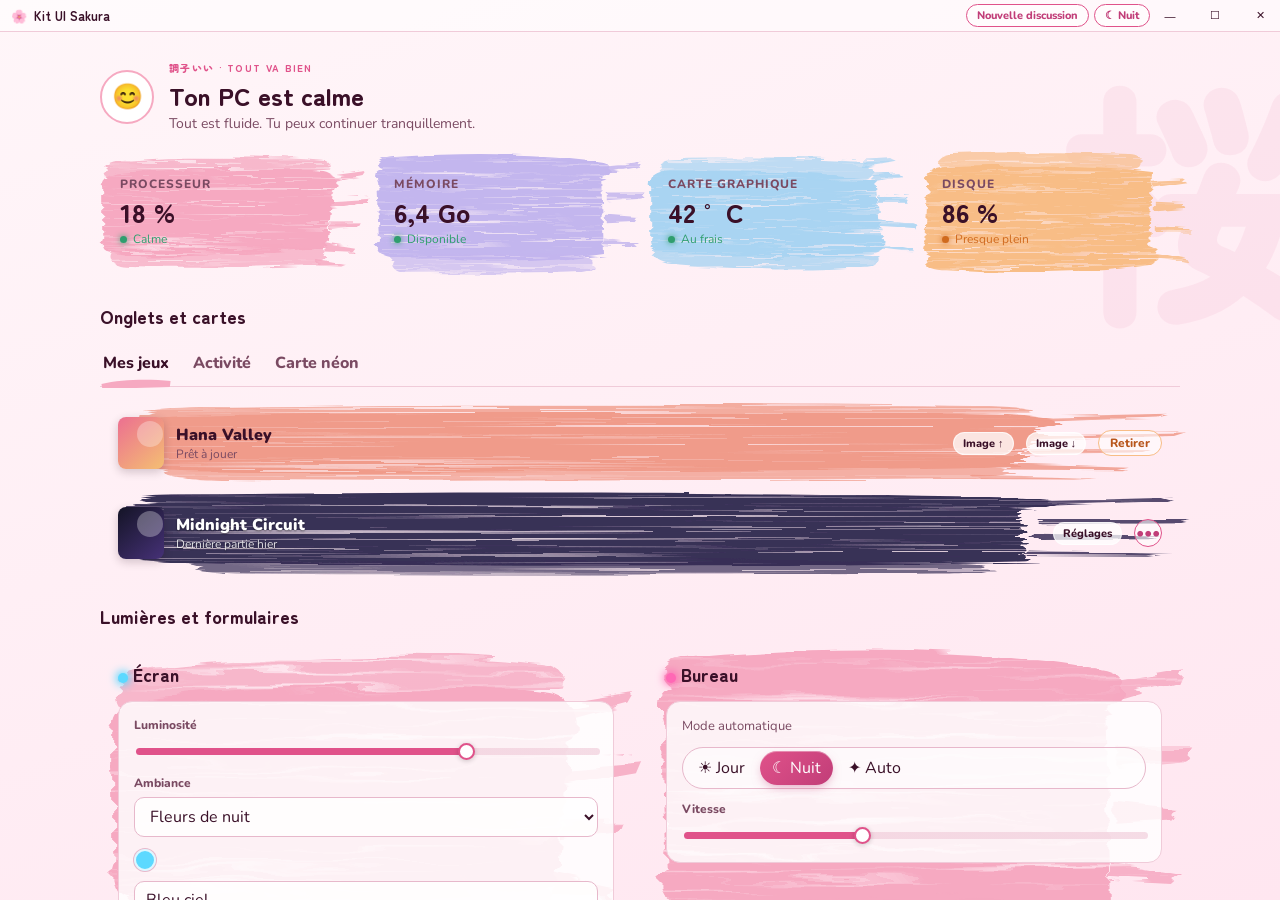
<file: design/ui/demo.html>
<!doctype html>
<html lang="fr" data-theme="day">
<head>
  <meta charset="utf-8">
  <meta name="viewport" content="width=device-width, initial-scale=1">
  <title>Kit UI Sakura — démonstration</title>
  <link rel="stylesheet" href="../tokens.css">
  <link rel="stylesheet" href="sakura.css">
  <style>
    .demo-note { color: var(--sk-muted); font-size: 13px; }
    .demo-games { display: grid; gap: 14px; }
    .demo-game { min-height: 76px; display: flex; align-items: center; gap: 12px; padding: 12px 18px; }
    .demo-cover { width: 46px; height: 52px; border-radius: 8px; box-shadow: 0 3px 10px rgba(30,8,24,.2); }
    .demo-control { display: grid; gap: 6px; }
    .demo-control label { color: var(--sk-label); font-size: 12px; font-weight: 800; }
    .demo-light { padding: 18px; }
    .demo-flex { display: flex; align-items: center; flex-wrap: wrap; gap: 10px; }
    .demo-chat { max-width: 720px; }
    .demo-charts { grid-template-columns: repeat(4, minmax(0, 1fr)); }
    .demo-sidebar-layout { height: 330px; }
    .demo-sidebar-main { padding: 20px; }
    .demo-sidebar-main-head { display: flex; align-items: center; gap: 10px; margin-bottom: 18px; }
    .demo-sidebar-main-head .sk-section-title { margin: 0; }
    @media (max-width: 900px) { .demo-charts { grid-template-columns: repeat(2, minmax(0, 1fr)); } }
    @media (max-width: 520px) { .demo-charts { grid-template-columns: 1fr; } }
  </style>
</head>
<body>
  <div class="sk-window" id="demo-window" data-torii="faint">
    <main class="sk-main">
      <section class="sk-section">
        <div class="sk-verdict">
          <div class="sk-mood" aria-hidden="true">😊</div>
          <div>
            <div class="sk-tag">調子いい · TOUT VA BIEN</div>
            <h1 class="sk-title">Ton PC est calme</h1>
            <p class="sk-sub">Tout est fluide. Tu peux continuer tranquillement.</p>
          </div>
        </div>
        <div class="sk-grid" aria-label="État du PC">
          <article class="sk-stat sk-stat--cpu"><div class="sk-stat-label">Processeur</div><div class="sk-stat-value">18 %</div><div class="sk-stat-state is-ok">Calme</div></article>
          <article class="sk-stat sk-stat--ram"><div class="sk-stat-label">Mémoire</div><div class="sk-stat-value">6,4 Go</div><div class="sk-stat-state is-ok">Disponible</div></article>
          <article class="sk-stat sk-stat--gpu"><div class="sk-stat-label">Carte graphique</div><div class="sk-stat-value">42 °C</div><div class="sk-stat-state is-ok">Au frais</div></article>
          <article class="sk-stat sk-stat--disk"><div class="sk-stat-label">Disque</div><div class="sk-stat-value">86 %</div><div class="sk-stat-state is-warn">Presque plein</div></article>
        </div>
      </section>

      <section class="sk-section" id="tab-demo">
        <h2 class="sk-section-title">Onglets et cartes</h2>
        <div class="sk-tabs" role="tablist">
          <button class="sk-tab is-active" type="button" role="tab" data-tab="jeux">Mes jeux</button>
          <button class="sk-tab" type="button" role="tab" data-tab="activite">Activité</button>
          <button class="sk-tab" type="button" role="tab" data-tab="neon">Carte néon</button>
        </div>
        <div data-panel="jeux">
          <div class="demo-games" id="games">
            <article class="demo-game" data-sk-brush><canvas class="demo-cover" width="46" height="52" data-colors="#ec6f91,#f4bf72" aria-label="Jaquette rose et orange"></canvas><div class="sk-row-main"><div class="sk-row-title">Hana Valley</div><div class="sk-row-sub">Prêt à jouer</div></div><button class="sk-chip" type="button">Image ↑</button><button class="sk-chip" type="button">Image ↓</button><button class="sk-btn sk-btn--danger sk-btn--small" type="button">Retirer</button></article>
            <article class="demo-game" data-sk-brush><canvas class="demo-cover" width="46" height="52" data-colors="#141426,#463177" aria-label="Jaquette sombre violette"></canvas><div class="sk-row-main"><div class="sk-row-title">Midnight Circuit</div><div class="sk-row-sub">Dernière partie hier</div></div><button class="sk-chip" type="button">Réglages</button><button class="sk-btn sk-btn--icon sk-btn--secondary" type="button" aria-label="Plus d’options">•••</button></article>
          </div>
        </div>
        <div data-panel="activite" hidden>
          <div class="sk-card sk-stack">
            <div class="sk-row"><div class="sk-row-icon">⚙</div><div class="sk-row-main"><div class="sk-row-title">Sakura Optimizer</div><div class="sk-row-sub">Processeur · 18 %</div><div class="sk-meter sk-meter--cpu" style="--sk-value:18%"></div></div><div class="sk-row-end">Calme</div></div>
            <div class="sk-row"><div class="sk-row-icon">♟</div><div class="sk-row-main"><div class="sk-row-title">Hana Valley</div><div class="sk-row-sub">Mémoire · 44 %</div><div class="sk-meter sk-meter--ram" style="--sk-value:44%"></div></div><div class="sk-row-end">2,8 Go</div></div>
          </div>
        </div>
        <div data-panel="neon" hidden><div class="sk-card sk-neon" style="--sk-n:var(--sk-gpu)"><strong>Carte néon libre</strong><p class="demo-note">Utilise <code>--sk-n</code> pour choisir sa couleur.</p></div></div>
      </section>

      <section class="sk-section">
        <h2 class="sk-section-title">Lumières et formulaires</h2>
        <div class="sk-grid">
          <article class="demo-light" data-sk-brush="#f6a9c1">
            <h3 class="sk-section-title"><span class="sk-led" style="--sk-c:#5cd9ff"></span> Écran</h3>
            <div class="sk-encart sk-stack">
              <div class="demo-control"><label for="brightness">Luminosité</label><input class="sk-range" id="brightness" type="range" value="72"></div>
              <div class="demo-control"><label for="ambiance">Ambiance</label><select class="sk-select" id="ambiance"><option>Fleurs de nuit</option><option>Matin doux</option></select></div>
              <div class="demo-flex"><span class="sk-swatch" style="--sk-c:#5cd9ff" aria-label="Couleur bleu ciel"></span><input class="sk-input" value="Bleu ciel" aria-label="Nom de la couleur"></div>
            </div>
          </article>
          <article class="demo-light" data-sk-brush="#f6a9c1">
            <h3 class="sk-section-title"><span class="sk-led" style="--sk-c:#ff68b5"></span> Bureau</h3>
            <div class="sk-encart sk-stack">
              <span class="demo-note">Mode automatique</span>
              <div class="sk-seg" aria-label="Choix du mode">
                <button type="button">☀ Jour</button><button type="button" class="is-active">☾ Nuit</button><button type="button">✦ Auto</button>
              </div>
              <div class="demo-control"><label for="speed">Vitesse</label><input class="sk-range" id="speed" type="range" value="38"></div>
            </div>
          </article>
        </div>
      </section>

      <section class="sk-section sk-stack">
        <h2 class="sk-section-title">Conseils, boutons et confirmation</h2>
        <aside class="sk-tip"><div class="sk-tip-body"><div class="sk-tip-title">Un peu de place ferait du bien</div><p>Tu peux libérer 12 Go sans toucher à tes jeux.</p></div><button class="sk-btn sk-btn--secondary sk-btn--small" type="button">Voir comment</button></aside>
        <div class="sk-actions">
          <button class="sk-btn sk-btn--primary" type="button" id="save-button">Optimiser maintenant</button>
          <button class="sk-btn sk-btn--secondary" type="button">Plus tard</button>
          <button class="sk-btn sk-btn--small sk-btn--secondary" type="button">Petit bouton</button>
          <button class="sk-btn sk-btn--danger" type="button" id="confirm-button">Retirer</button>
          <button class="sk-btn sk-btn--icon sk-btn--secondary" type="button" aria-label="Ajouter">＋</button>
          <button class="sk-chip" type="button">Pastille</button>
        </div>
        <div><button class="sk-btn sk-btn--secondary sk-details-toggle" type="button" id="details-button">Détails ▾</button><div class="sk-card sk-details" id="details-panel"><strong>Ce qui est vérifié</strong><p class="demo-note">Les fichiers temporaires, la mémoire disponible et les applications actives.</p></div></div>
      </section>

      <section class="sk-section sk-stack">
        <div class="demo-flex">
          <h2 class="sk-section-title" style="margin:0">Graphes</h2>
          <button class="sk-btn sk-btn--secondary sk-btn--small" type="button" id="new-measure">Nouvelle mesure</button>
        </div>
        <div class="sk-grid demo-charts">
          <article id="chart-cpu"></article>
          <article id="chart-ram"></article>
          <article id="chart-gpu"></article>
          <article id="chart-disk"></article>
        </div>
      </section>

      <section class="sk-section">
        <h2 class="sk-section-title">Colonne latérale</h2>
        <div class="sk-layout demo-sidebar-layout" id="sidebar-demo">
          <aside class="sk-sidebar" aria-label="Conversations d’exemple">
            <div class="sk-sidebar-head">
              <h3 class="sk-sidebar-title">Conversations</h3>
              <button class="sk-btn sk-btn--icon sk-btn--secondary" type="button" aria-label="Nouvelle conversation">＋</button>
            </div>
            <nav class="sk-sidebar-list">
              <button class="sk-sidebar-item is-active" type="button"><span class="sk-sidebar-item-title">Nettoyer mon disque</span><span class="sk-sidebar-item-sub">Il y a 2 minutes</span></button>
              <button class="sk-sidebar-item" type="button"><span class="sk-sidebar-item-title">Mon PC chauffe</span><span class="sk-sidebar-item-sub">Hier</span></button>
              <button class="sk-sidebar-item" type="button"><span class="sk-sidebar-item-title">Choisir un mode lumière</span><span class="sk-sidebar-item-sub">Mardi</span></button>
              <button class="sk-sidebar-item" type="button"><span class="sk-sidebar-item-title">Optimiser Hana Valley</span><span class="sk-sidebar-item-sub">La semaine dernière</span></button>
            </nav>
          </aside>
          <div class="sk-layout-main demo-sidebar-main">
            <div class="demo-sidebar-main-head">
              <button class="sk-btn sk-btn--icon sk-btn--secondary" type="button" id="sidebar-toggle" aria-label="Afficher ou masquer les conversations">☰</button>
              <h3 class="sk-section-title">Nettoyer mon disque</h3>
            </div>
            <div class="sk-chat">
              <div class="sk-msg sk-msg--sakura"><div class="sk-avatar" aria-hidden="true">🌸</div><div><div class="sk-msg-name">Sakura</div><div class="sk-bubble">Je peux t’aider à retrouver de la place sans toucher à tes jeux.</div></div></div>
            </div>
          </div>
        </div>
      </section>

      <section class="sk-section demo-chat">
        <h2 class="sk-section-title">Mini-chat</h2>
        <div class="sk-chat sk-card">
          <div class="sk-msg sk-msg--sakura"><div class="sk-avatar" aria-hidden="true">🌸</div><div><div class="sk-msg-name">Sakura</div><div class="sk-bubble">Bonjour ! Je peux t’aider à rendre ton PC plus calme.</div></div></div>
          <div class="sk-msg sk-msg--me"><div class="sk-bubble">Montre-moi ce que je peux nettoyer.</div></div>
          <div class="sk-msg sk-msg--sakura"><div class="sk-avatar" aria-hidden="true">🌸</div><div><div class="sk-msg-name">Sakura</div><div class="sk-typing" aria-label="Sakura écrit"><i></i><i></i><i></i></div></div></div>
        </div>
        <div class="sk-composer"><input class="sk-input" aria-label="Ton message" placeholder="Écris ton message…"><button class="sk-btn sk-btn--primary" type="button" aria-label="Envoyer le message">↑</button></div>
        <p class="sk-hint">Entrée pour envoyer · Sakura répond en français simple.</p>
      </section>
    </main>
  </div>

  <script src="sakura.js"></script>
  <script>
    (function () {
      const win = document.getElementById("demo-window");
      win.insertBefore(Sakura.titlebar({
        title: "Kit UI Sakura",
        actions: [{ label: "Nouvelle discussion", onClick: function () { Sakura.toast("Nouvelle discussion prête"); } }]
      }), win.firstChild);

      document.querySelectorAll(".demo-cover").forEach(function (canvas, index) {
        const ctx = canvas.getContext("2d");
        const pair = canvas.dataset.colors.split(",");
        const gradient = ctx.createLinearGradient(0, 0, canvas.width, canvas.height);
        gradient.addColorStop(0, pair[0]); gradient.addColorStop(1, pair[1]);
        ctx.fillStyle = gradient; ctx.fillRect(0, 0, canvas.width, canvas.height);
        ctx.fillStyle = "rgba(255,255,255,.3)"; ctx.beginPath(); ctx.arc(32, 17, 13, 0, Math.PI * 2); ctx.fill();
        Sakura.brush(canvas.closest("[data-sk-brush]"), { color: "auto", img: canvas, variant: index });
      });

      Sakura.tabs(document.querySelector(".sk-tabs"));
      Sakura.details(document.getElementById("details-button"), document.getElementById("details-panel"));

      const chartData = {
        cpu: [12, 18, 15, 29, 42, 31, 18],
        ram: [48, 50, 53, 51, 58, 61, 59],
        gpu: [8, 12, 35, 54, 47, 33, 26],
        disk: [4, 7, 6, 18, 12, 9, 14]
      };
      const charts = {
        cpu: Sakura.chart(document.getElementById("chart-cpu"), { values: chartData.cpu, max: 100, kind: "cpu", label: "Processeur", unit: "%", height: 92 }),
        ram: Sakura.chart(document.getElementById("chart-ram"), { values: chartData.ram, max: 100, kind: "ram", label: "Mémoire", unit: "%", height: 92 }),
        gpu: Sakura.chart(document.getElementById("chart-gpu"), { values: chartData.gpu, max: 100, kind: "gpu", label: "Carte graphique", unit: "%", height: 92 }),
        disk: Sakura.chart(document.getElementById("chart-disk"), { values: chartData.disk, max: 100, kind: "disk", label: "Disque", unit: "%", height: 92 })
      };
      document.getElementById("new-measure").addEventListener("click", function () {
        Object.keys(charts).forEach(function (kind) {
          chartData[kind] = chartData[kind].slice(-11).concat(Math.round(5 + Math.random() * (kind === "ram" ? 65 : 80)));
          charts[kind].update(chartData[kind]);
        });
      });
      Sakura.sidebar(document.getElementById("sidebar-demo"), { toggle: document.getElementById("sidebar-toggle") });

      document.querySelectorAll(".sk-seg").forEach(function (seg) {
        seg.addEventListener("click", function (event) {
          if (event.target.tagName !== "BUTTON") return;
          seg.querySelectorAll("button").forEach(function (button) { button.classList.toggle("is-active", button === event.target); });
        });
      });

      document.getElementById("confirm-button").addEventListener("click", async function () {
        const accepted = await Sakura.confirm({ title: "Retirer ce jeu ?", text: "Tes fichiers restent sur le disque.", yes: "Oui, retire-le", no: "Non, laisse" });
        Sakura.toast(accepted ? "Jeu retiré de la liste" : "Rien n’a changé", { kind: accepted ? "ok" : "warn" });
      });

      const bar = Sakura.savebar({
        onSave: function () { bar.hide(); Sakura.toast("Tes réglages sont enregistrés"); },
        onCancel: function () { bar.hide(); Sakura.toast("Modifications annulées", { kind: "warn" }); }
      });
      document.getElementById("save-button").addEventListener("click", function () { bar.show(); });
    }());
  </script>
</body>
</html>
</file>
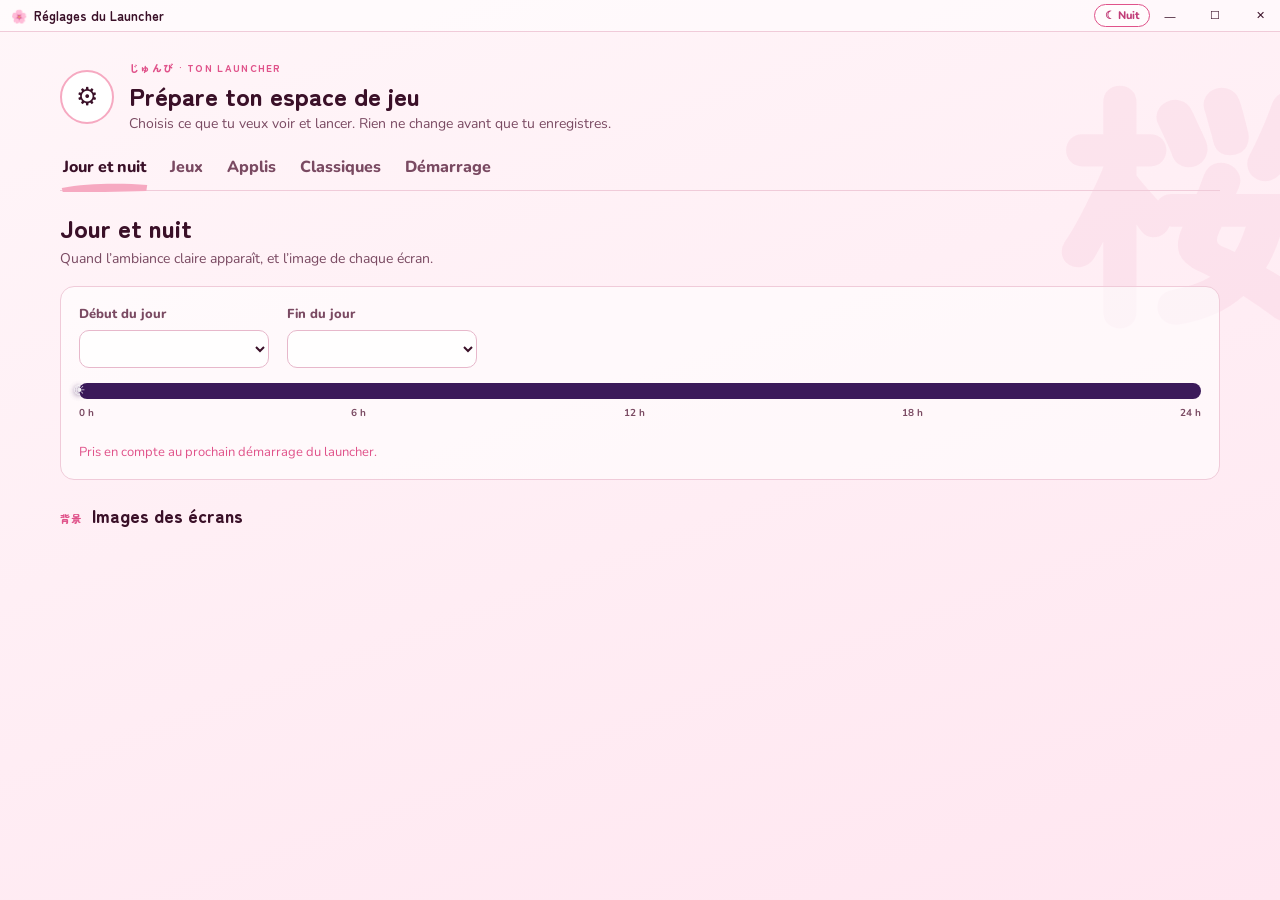
<file: apps/launcher/ui/settings.html>
<!doctype html>
<html lang="fr">
<head>
  <meta charset="utf-8">
  <meta name="viewport" content="width=device-width, initial-scale=1">
  <title>Réglages du Launcher</title>
  <link rel="stylesheet" href="/design/tokens.css">
  <link rel="stylesheet" href="/design/ui/sakura.css">
  <link rel="stylesheet" href="settings.css">
</head>
<body>
  <div class="sk-window" id="settingsWindow" data-torii="faint">
    <main class="sk-main">
      <section class="sk-section settings-shell">
        <div class="sk-verdict settings-intro">
          <div class="sk-mood" aria-hidden="true">⚙</div>
          <div>
            <div class="sk-tag">じゅんび · TON LAUNCHER</div>
            <h1 class="sk-title">Prépare ton espace de jeu</h1>
            <p class="sk-sub">Choisis ce que tu veux voir et lancer. Rien ne change avant que tu enregistres.</p>
          </div>
        </div>

        <nav class="sk-tabs" id="tabs" aria-label="Rubriques" role="tablist">
          <button class="sk-tab is-active" type="button" role="tab" data-tab="daynight">Jour et nuit</button>
          <button class="sk-tab" type="button" role="tab" data-tab="games">Jeux</button>
          <button class="sk-tab" type="button" role="tab" data-tab="apps">Applis</button>
          <button class="sk-tab" type="button" role="tab" data-tab="classic">Classiques</button>
          <button class="sk-tab" type="button" role="tab" data-tab="startup">Démarrage</button>
        </nav>

        <section id="daynight" data-panel="daynight">
          <div class="heading"><div><h2 class="sk-section-title">Jour et nuit</h2><p class="sk-sub">Quand l’ambiance claire apparaît, et l’image de chaque écran.</p></div></div>
          <div class="sk-card hours">
            <div class="hour-controls">
              <label>Début du jour <select class="sk-select" id="dayStart"></select></label>
              <label>Fin du jour <select class="sk-select" id="dayEnd"></select></label>
            </div>
            <div class="day-timeline" aria-label="Répartition du jour et de la nuit sur 24 heures">
              <div class="day-timeline-bar" id="dayTimeline">
                <span class="timeline-icon timeline-sun" aria-hidden="true">☀</span>
                <span class="timeline-icon timeline-moon" aria-hidden="true">☾</span>
              </div>
              <div class="timeline-ticks" aria-hidden="true"><span>0 h</span><span>6 h</span><span>12 h</span><span>18 h</span><span>24 h</span></div>
            </div>
            <p id="hoursSentence" class="explain"></p>
            <p class="note">Pris en compte au prochain démarrage du launcher.</p>
          </div>
          <div class="section-label"><span>背景</span><h3 class="sk-section-title">Images des écrans</h3></div>
          <div id="backgrounds" class="background-grid"></div>
        </section>

        <section id="games" class="list-panel" data-panel="games" hidden></section>
        <section id="apps" class="list-panel" data-panel="apps" hidden></section>
        <section id="classic" class="list-panel" data-panel="classic" hidden></section>

        <section id="startup" data-panel="startup" hidden>
          <div class="heading"><div><h2 class="sk-section-title">Démarrage</h2><p class="sk-sub">Un démarrage calme, sans sons qui se superposent.</p></div></div>
          <div class="two-cols">
            <div class="sk-card startup-card"><h3 class="sk-section-title">Programmes bloqués au démarrage</h3><p class="explain">Si l’un d’eux essaie de s’ouvrir tout seul, le launcher le referme.</p><div id="bootBlock"></div></div>
            <div class="sk-card startup-card"><h3 class="sk-section-title">Musique mise en pause</h3><p class="explain">Quand tu lances un jeu, ces programmes se mettent en pause.</p><div id="pausePlaying"></div></div>
          </div>
          <div class="sk-card music-card"><h3 class="sk-section-title">Programme de musique</h3><p class="explain">Le bouton « Je suis d’humeur musicale » ouvre ce programme.</p><div id="musicEditor"></div></div>
        </section>
      </section>
    </main>
  </div>
  <script src="/design/ui/sakura.js"></script>
  <script src="settings.js"></script>
</body>
</html>
</file>
<file: design/tokens.css>
/* Sakura PC : couleurs et typographie communes à toutes les applis.
   Les applis importent ce fichier ; on ne recopie jamais une couleur en dur ailleurs. */
:root {
  /* jour : sakura en fleur */
  --sakura: #ff5fa8;
  --sakura-deep: #e0236f;
  --sakura-pale: #ffd3e6;
  --cream: #fff4f8;
  --ink: #3a1028;

  /* nuit : néon */
  --neon-pink: #ff0f9b;
  --neon-blue: #0a3cff;
  --neon-cyan: #7fd8ff;
  --night: #140818;
  --night-2: #1a0b1f;

  /* typo */
  --font-title: "Zen Maru Gothic", "Yu Gothic UI", sans-serif;
  --font-body: "Nunito", "Segoe UI", sans-serif;
  --font-jp: "Zen Maru Gothic", "Yu Gothic UI", sans-serif;

  --radius: 18px;

  /* Kit UI Sakura : valeurs semantiques validees (jour par defaut). */
  --sk-bg: linear-gradient(160deg, #fff6f9, #ffe6f0);
  --sk-text: #3a1028;
  --sk-muted: #7a4a62;
  --sk-label: #7a4a62;
  --sk-accent: #e0528a;
  --sk-accent-soft: #f6a9c1;
  --sk-line: #f0cbd9;
  --sk-control-border: #e7b8cb;
  --sk-cpu: #f6a9c1;
  --sk-ram: #c3b6ee;
  --sk-gpu: #a9d4f2;
  --sk-disk: #f8bd86;
  --sk-ok: #2f9e6e;
  --sk-warn: #d06a1e;
  --sk-primary: linear-gradient(135deg, #e0528a, #c13d78);
  --sk-primary-shadow: 0 4px 12px -4px rgba(193, 61, 120, .6), inset 0 1px 0 rgba(255, 255, 255, .35);
  --sk-primary-text: #fff;
  --sk-secondary-bg: rgba(255, 255, 255, .6);
  --sk-secondary-border: #e0528a;
  --sk-secondary-text: #c13d78;
  --sk-surface: rgba(255, 255, 255, .62);
  --sk-surface-strong: rgba(255, 255, 255, .84);
  --sk-glass-border: #f0cbd9;
  --sk-tip-bg: rgba(255, 255, 255, .7);
  --sk-tip-border: #f6d3b4;
  --sk-tip-edge: #f0a35e;
  --sk-danger: #b8561c;
  --sk-danger-border: #f8bd86;
  --sk-cover-dark: #c9c3e6;
  --sk-decor-watermark: #e0528a;
  --sk-decor-petal: #f6a9c1;
  --sk-decor-star: #ffffff;
  --sk-mood-bg: #ffffff;
  --sk-mood-border: #f6a9c1;
  --sk-tab-mark: #f6a9c1;
  --sk-chat-bubble: rgba(255, 255, 255, .82);
  --sk-range-start: #e0528a;
  --sk-range-end: #e0528a;
  --sk-neon-base: #14061e;
  --sk-window-close: #e81123;
  --sk-radius: 14px;
}

html[data-theme="night"] {
  --sk-bg: radial-gradient(circle at 88% 8%, rgba(167, 123, 255, .28), transparent 45%), radial-gradient(circle at 92% 98%, rgba(255, 47, 166, .3), transparent 45%), linear-gradient(160deg, #12061a, #24093a);
  --sk-text: #fff;
  --sk-muted: #f1d9e8;
  --sk-label: #e3c6ef;
  --sk-accent: #ff2fa6;
  --sk-accent-soft: #ff5cbb;
  --sk-line: #4a1d57;
  --sk-control-border: rgba(255, 255, 255, .18);
  --sk-cpu: #ff2fa6;
  --sk-ram: #a77bff;
  --sk-gpu: #3fc8ff;
  --sk-disk: #ff9a3c;
  --sk-ok: #7dffcb;
  --sk-warn: #ffbe7a;
  --sk-primary: linear-gradient(135deg, #ff2fa6, #a03cff);
  --sk-primary-shadow: 0 0 14px rgba(255, 47, 166, .6), inset 0 1px 0 rgba(255, 255, 255, .35);
  --sk-secondary-bg: rgba(255, 255, 255, .07);
  --sk-secondary-border: #ff5cbb;
  --sk-secondary-text: #fff;
  --sk-surface: rgba(255, 255, 255, .07);
  --sk-surface-strong: rgba(255, 255, 255, .1);
  --sk-glass-border: rgba(255, 255, 255, .14);
  --sk-tip-bg: rgba(255, 154, 60, .08);
  --sk-tip-border: rgba(255, 154, 60, .35);
  --sk-tip-edge: #ff9a3c;
  --sk-danger: #ffbe7a;
  --sk-danger-border: #ff9a3c;
  --sk-decor-watermark: #ff2fa6;
  --sk-decor-petal: #ff2fa6;
  --sk-mood-bg: #12061a;
  --sk-mood-border: #ff2fa6;
  --sk-tab-mark: #ff2fa6;
  --sk-chat-bubble: rgba(255, 255, 255, .07);
  --sk-range-start: #ff2fa6;
  --sk-range-end: #c86bff;
}
</file>
<file: design/ui/sakura.css>
@import url("https://fonts.googleapis.com/css2?family=Nunito:wght@400;600;700;800&family=Zen+Maru+Gothic:wght@500;700;900&display=swap");

/* Base et themes --------------------------------------------------------- */
*, *::before, *::after { box-sizing: border-box; }
html, body { width: 100%; min-height: 100%; margin: 0; }
body { font-family: "Nunito", "Segoe UI", sans-serif; color: var(--sk-text); }
button, input, select { font: inherit; }
button { color: inherit; }

.sk-window {
  position: relative; width: 100%; min-height: 100vh; overflow: hidden;
  background: var(--sk-bg); color: var(--sk-text); isolation: isolate;
}
.sk-window > :not(.sk-decor):not(.sk-titlebar) { position: relative; z-index: 1; }
.sk-main { height: calc(100vh - 32px); overflow: auto; padding: 28px clamp(18px, 4vw, 56px) 92px; }
.sk-section { max-width: 1080px; margin: 0 auto 32px; }
.sk-section-title { margin: 0 0 14px; font: 900 18px var(--font-title, "Zen Maru Gothic", "Yu Gothic UI", sans-serif); }
.sk-grid { display: grid; grid-template-columns: repeat(auto-fit, minmax(210px, 1fr)); gap: 16px; }
.sk-stack { display: grid; gap: 12px; }

/* Decor ----------------------------------------------------------------- */
.sk-decor { position: absolute; inset: 32px 0 0; z-index: 0; overflow: hidden; pointer-events: none; }
.sk-watermark { position: absolute; right: -12px; top: 5%; writing-mode: vertical-rl; font: 900 clamp(110px, 22vw, 260px)/.8 var(--font-jp); color: var(--sk-decor-watermark); opacity: .07; }
html[data-theme="night"] .sk-watermark { color: transparent; -webkit-text-stroke: 2px var(--sk-decor-watermark); opacity: .26; filter: drop-shadow(0 0 8px var(--sk-decor-watermark)); }
.sk-petal { position: absolute; width: 18px; height: 11px; background: var(--sk-decor-petal); opacity: .5; border-radius: 90% 15% 90% 15%; animation: sk-fall 13s linear infinite; }
.sk-petal--1 { left: 17%; top: -20px; }
.sk-petal--2 { left: 67%; top: -40px; animation-delay: -6s; animation-duration: 17s; }
html[data-theme="night"] .sk-petal { opacity: .8; box-shadow: 0 0 9px var(--sk-decor-petal); }
.sk-star { display: none; position: absolute; width: 3px; height: 3px; border-radius: 50%; background: var(--sk-decor-star); box-shadow: 0 0 7px var(--sk-accent-soft); animation: sk-twinkle 2.8s ease-in-out infinite; }
html[data-theme="night"] .sk-star { display: block; }
.sk-star:nth-of-type(4) { left: 12%; top: 20%; }.sk-star:nth-of-type(5) { left: 37%; top: 12%; animation-delay: -.7s; }
.sk-star:nth-of-type(6) { left: 55%; top: 34%; animation-delay: -1.4s; }.sk-star:nth-of-type(7) { left: 77%; top: 16%; animation-delay: -2s; }.sk-star:nth-of-type(8) { left: 88%; top: 47%; animation-delay: -1s; }
.sk-torii { display: none; position: absolute; right: 2%; bottom: -15px; width: min(30vw, 260px); opacity: .8; }
.sk-torii.is-faint { opacity: .45; }
html[data-theme="night"] .sk-torii { display: block; }
@keyframes sk-fall { to { transform: translate(18vw, 105vh) rotate(520deg); } }
@keyframes sk-twinkle { 50% { opacity: .2; transform: scale(.5); } }

/* Barre de titre -------------------------------------------------------- */
.sk-titlebar { position: relative; z-index: 20; height: 32px; display: flex; align-items: center; border-bottom: 1px solid var(--sk-line); background: color-mix(in srgb, var(--sk-surface) 78%, transparent); user-select: none; }
.sk-titlebar-drag { height: 100%; min-width: 120px; flex: 1; display: flex; align-items: center; gap: 7px; padding-left: 11px; font: 700 13px var(--font-title); }
.sk-titlebar-actions, .sk-window-controls { height: 100%; display: flex; align-items: center; gap: 5px; }
.sk-titlebar-actions .sk-btn { padding: 3px 10px; font-size: 11px; }
.sk-winbtn { width: 40px; height: 32px; padding: 0; border: 0; background: transparent; font: 11px "Segoe UI", sans-serif; cursor: pointer; }
.sk-winbtn:hover { background: rgba(127, 100, 120, .16); }
.sk-winbtn--close:hover { color: var(--sk-primary-text); background: var(--sk-window-close); }

/* Verdict --------------------------------------------------------------- */
.sk-verdict { display: flex; align-items: center; gap: 15px; margin-bottom: 22px; }
.sk-mood { flex: 0 0 54px; width: 54px; height: 54px; display: grid; place-items: center; border-radius: 50%; background: var(--sk-mood-bg); border: 2px solid var(--sk-mood-border); font-size: 25px; }
html[data-theme="night"] .sk-mood { box-shadow: 0 0 10px var(--sk-mood-border); }
.sk-tag { color: var(--sk-accent); font: 800 10px var(--font-title); letter-spacing: .13em; text-transform: uppercase; }
.sk-title { margin: 2px 0 1px; font: 900 clamp(21px, 3vw, 25px) var(--font-title); }
html[data-theme="night"] .sk-title { text-shadow: 0 0 12px rgba(255,47,166,.7); }
.sk-sub { margin: 0; color: var(--sk-muted); font-size: 14px; }

/* Cartes, indicateurs et pinceaux -------------------------------------- */
.sk-card, .sk-row, .sk-encart { background: var(--sk-surface); border: 1px solid var(--sk-glass-border); border-radius: var(--sk-radius); }
.sk-card { padding: 18px; }
.sk-neon, html[data-theme="night"] .sk-stat, html[data-theme="night"] [data-sk-brush] {
  --sk-n: var(--sk-accent); border: 2px solid var(--sk-n); border-radius: 18px;
  box-shadow: 0 0 8px var(--sk-n), 0 0 22px -6px var(--sk-n), inset 0 0 14px -6px var(--sk-n);
  background: linear-gradient(150deg, color-mix(in srgb, var(--sk-n) 26%, var(--sk-neon-base)), color-mix(in srgb, var(--sk-n) 6%, var(--sk-neon-base)));
}
.sk-stat { --sk-c: var(--sk-accent-soft); --sk-n: var(--sk-accent); position: relative; min-height: 116px; padding: 21px 20px; overflow: visible; }
.sk-stat--cpu { --sk-c: var(--sk-cpu); --sk-n: var(--sk-cpu); }.sk-stat--ram { --sk-c: var(--sk-ram); --sk-n: var(--sk-ram); }
.sk-stat--gpu { --sk-c: var(--sk-gpu); --sk-n: var(--sk-gpu); }.sk-stat--disk { --sk-c: var(--sk-disk); --sk-n: var(--sk-disk); }
.sk-stat-label { position: relative; z-index: 1; color: var(--sk-label); font-size: 12px; font-weight: 800; text-transform: uppercase; letter-spacing: .08em; }
.sk-stat-value { position: relative; z-index: 1; font: 900 27px var(--font-title); }
.sk-stat-state { position: relative; z-index: 1; display: flex; align-items: center; gap: 6px; color: var(--sk-muted); font-size: 12px; }
.sk-stat-state::before { content: ""; width: 7px; height: 7px; border-radius: 50%; background: currentColor; box-shadow: 0 0 6px currentColor; }
.sk-stat-state.is-ok { color: var(--sk-ok); }.sk-stat-state.is-warn { color: var(--sk-warn); }
.sk-brush { position: absolute; inset: -6px -14px -6px -8px; width: calc(100% + 22px); height: calc(100% + 12px); overflow: visible; z-index: 0; pointer-events: none; }
html[data-theme="night"] .sk-brush { display: none; }
[data-sk-brush] { position: relative; }
[data-sk-brush] > :not(.sk-brush), .sk-stat > :not(.sk-brush) { position: relative; z-index: 1; }
[data-sk-brush].is-dark { color: #fff; text-shadow: 0 1px 2px rgba(0,0,0,.45); }
[data-sk-brush].is-dark .sk-row-sub, [data-sk-brush].is-dark .sk-stat-label { color: rgba(255,255,255,.85); }
html[data-theme="night"] [data-sk-brush].is-dark { --sk-n: var(--sk-cover-dark) !important; }

/* Navigation et actions ------------------------------------------------- */
.sk-tabs { display: flex; gap: 18px; border-bottom: 1px solid var(--sk-line); margin-bottom: 18px; }
.sk-tab { position: relative; border: 0; padding: 9px 3px 12px; background: transparent; color: var(--sk-muted); cursor: pointer; font-weight: 800; }
.sk-tab.is-active { color: var(--sk-text); }
.sk-tab.is-active::after { content: ""; position: absolute; left: 0; right: 0; bottom: -3px; height: 12px; background: var(--sk-tab-mark); -webkit-mask: url("data:image/svg+xml,%3Csvg xmlns='http://www.w3.org/2000/svg' viewBox='0 0 100 12' preserveAspectRatio='none'%3E%3Cfilter id='n'%3E%3CfeTurbulence baseFrequency='.04 .4' numOctaves='1' seed='8' result='t'/%3E%3CfeDisplacementMap in='SourceGraphic' in2='t' scale='2'/%3E%3C/filter%3E%3Cpath filter='url(%23n)' d='M2,7 C30,2 70,2 98,4 L97,10 C70,11 30,11 3,11 Z' fill='black'/%3E%3C/svg%3E") center/100% 100% no-repeat; mask: url("data:image/svg+xml,%3Csvg xmlns='http://www.w3.org/2000/svg' viewBox='0 0 100 12' preserveAspectRatio='none'%3E%3Cpath d='M2,7 C30,2 70,2 98,4 L97,10 C70,11 30,11 3,11 Z' fill='black'/%3E%3C/svg%3E") center/100% 100% no-repeat; }
html[data-theme="night"] .sk-tab.is-active::after { bottom: -2px; height: 3px; border-radius: 3px; box-shadow: 0 0 8px var(--sk-tab-mark); -webkit-mask: none; mask: none; }
[data-panel][hidden] { display: none !important; }
.sk-actions { display: flex; flex-wrap: wrap; justify-content: flex-start; align-items: center; gap: 9px; }
.sk-btn { border: 1.5px solid transparent; border-radius: 999px; padding: 8px 17px; background: transparent; cursor: pointer; font-weight: 800; transition: transform .16s, filter .16s, box-shadow .16s; }
.sk-btn:hover { transform: translateY(-1px); filter: brightness(1.06); }.sk-btn:active { transform: translateY(0); }
.sk-btn:focus-visible, .sk-tab:focus-visible, .sk-winbtn:focus-visible, .sk-sidebar-item:focus-visible, input:focus-visible, select:focus-visible { outline: 3px solid color-mix(in srgb, var(--sk-accent) 48%, transparent); outline-offset: 2px; }
.sk-btn--primary { color: var(--sk-primary-text); background: var(--sk-primary); box-shadow: var(--sk-primary-shadow); }
.sk-btn--secondary { color: var(--sk-secondary-text); background: var(--sk-secondary-bg); border-color: var(--sk-secondary-border); }
html[data-theme="night"] .sk-btn--secondary { box-shadow: 0 0 8px -2px var(--sk-accent); }
.sk-btn--small { padding: 4px 11px; font-size: 12px; }.sk-btn--danger { color: var(--sk-danger); border-color: var(--sk-danger-border); background: var(--sk-secondary-bg); }
html[data-theme="night"] .sk-btn--danger { box-shadow: 0 0 8px -3px var(--sk-danger-border); }
.sk-btn--icon { width: 28px; height: 28px; display: inline-grid; place-items: center; padding: 0; border-radius: 50%; }
.sk-chip { border: 1px solid rgba(255,255,255,.7); border-radius: 999px; padding: 3px 9px; background: rgba(255,255,255,.74); color: #3a1028; cursor: pointer; font-size: 11px; font-weight: 800; }

/* Listes, barres et conseils ------------------------------------------- */
.sk-row { display: flex; align-items: center; gap: 12px; padding: 12px 14px; }
.sk-row-icon { flex: 0 0 38px; width: 38px; height: 38px; display: grid; place-items: center; border-radius: 10px; background: var(--sk-surface-strong); }
.sk-row-main { min-width: 0; flex: 1; }.sk-row-title { font-weight: 900; }.sk-row-sub { color: var(--sk-muted); font-size: 12px; }.sk-row-end { margin-left: auto; }
.sk-meter { --sk-c: var(--sk-accent); height: 7px; overflow: hidden; border-radius: 999px; background: color-mix(in srgb, var(--sk-line) 70%, transparent); }
.sk-meter::before { content: ""; display: block; width: var(--sk-value, 50%); height: 100%; border-radius: inherit; background: var(--sk-c); }
.sk-meter--cpu { --sk-c: var(--sk-cpu); }.sk-meter--ram { --sk-c: var(--sk-ram); }
html[data-theme="night"] .sk-meter::before { box-shadow: 0 0 8px var(--sk-c); }
.sk-tip { display: flex; align-items: center; gap: 16px; padding: 14px 16px; border: 1px solid var(--sk-tip-border); border-left: 4px solid var(--sk-tip-edge); border-radius: 12px; background: var(--sk-tip-bg); }
html[data-theme="night"] .sk-tip { border-left-width: 3px; box-shadow: -3px 0 10px -3px #ff9a3c; }
.sk-tip-body { min-width: 0; flex: 1; }.sk-tip-title { font-weight: 900; }.sk-tip p { margin: 2px 0 0; color: var(--sk-muted); font-size: 13px; }

/* Details, dialogue, barre et toast ------------------------------------ */
.sk-details-toggle { margin-top: 12px; }.sk-details { margin-top: 10px; }.sk-details[hidden] { display: none; }
.sk-modal { position: fixed; inset: 0; z-index: 1000; display: grid; place-items: center; padding: 20px; background: rgba(24,6,28,.42); backdrop-filter: blur(7px); }
.sk-confirm { width: min(480px, 100%); }.sk-confirm .sk-actions { margin-top: 14px; }
.sk-savebar { position: fixed; z-index: 50; left: 0; right: 0; bottom: 0; display: flex; align-items: center; gap: 10px; padding: 10px clamp(18px,4vw,56px); background: color-mix(in srgb, var(--sk-surface-strong) 90%, transparent); border-top: 1px solid var(--sk-line); backdrop-filter: blur(14px); transform: translateY(110%); transition: transform .22s; }
.sk-savebar.is-visible { transform: translateY(0); }.sk-savebar-message { margin-left: auto; color: var(--sk-muted); font-size: 12px; }.sk-savebar-dot { display: inline-block; width: 8px; height: 8px; margin-left: 6px; border-radius: 50%; background: var(--sk-tip-edge); box-shadow: 0 0 7px var(--sk-tip-edge); }
.sk-toast-zone { position: fixed; z-index: 1200; left: 50%; bottom: 24px; transform: translateX(-50%); display: grid; gap: 8px; }
.sk-toast { min-width: 190px; padding: 10px 16px; border: 1px solid var(--sk-glass-border); border-radius: 999px; background: color-mix(in srgb, var(--sk-surface-strong) 92%, #12061a 8%); box-shadow: 0 8px 28px rgba(31,8,25,.2); text-align: center; animation: sk-toast-in .2s both; }
.sk-toast.is-ok { border-color: var(--sk-ok); }.sk-toast.is-warn { border-color: var(--sk-warn); }
@keyframes sk-toast-in { from { opacity: 0; transform: translateY(10px); } }

/* Formulaires ----------------------------------------------------------- */
.sk-input, .sk-select { width: 100%; min-height: 38px; border: 1px solid var(--sk-control-border); border-radius: 10px; padding: 7px 11px; color: var(--sk-text); background: var(--sk-surface-strong); }
html[data-theme="night"] .sk-select option { color: #3a1028; }
.sk-range { --sk-progress: 50%; width: 100%; height: 20px; appearance: none; background: transparent; }
.sk-range::-webkit-slider-runnable-track { height: 7px; border-radius: 999px; background: linear-gradient(to right, var(--sk-accent) 0 var(--sk-progress), color-mix(in srgb, var(--sk-line) 65%, transparent) var(--sk-progress)); }
html[data-theme="night"] .sk-range::-webkit-slider-runnable-track { background: linear-gradient(to right, var(--sk-range-start) 0, var(--sk-range-end) var(--sk-progress), var(--sk-glass-border) var(--sk-progress)); box-shadow: 0 0 7px color-mix(in srgb, var(--sk-accent) 45%, transparent); }
.sk-range::-webkit-slider-thumb { appearance: none; width: 17px; height: 17px; margin-top: -5px; border: 2px solid var(--sk-accent); border-radius: 50%; background: #fff; box-shadow: 0 1px 5px rgba(0,0,0,.2); }
.sk-swatch, .sk-led { --sk-c: var(--sk-accent); display: inline-block; width: 22px; height: 22px; border-radius: 50%; background: var(--sk-c); vertical-align: middle; }
.sk-swatch { border: 2px solid rgba(255,255,255,.8); box-shadow: 0 0 0 1px var(--sk-control-border); }.sk-led { width: 10px; height: 10px; box-shadow: 0 0 8px 2px var(--sk-c); }
.sk-seg { display: inline-flex; gap: 3px; padding: 3px; border: 1px solid var(--sk-control-border); border-radius: 999px; background: var(--sk-surface); }
.sk-seg button { border: 0; border-radius: 999px; padding: 6px 12px; background: transparent; cursor: pointer; }
.sk-seg button.is-active { color: #fff; background: var(--sk-primary); box-shadow: var(--sk-primary-shadow); }
.sk-encart { padding: 15px; background: rgba(255,255,255,.84); }
html[data-theme="night"] .sk-encart { background: rgba(255,255,255,.07); }

/* Chat ------------------------------------------------------------------ */
.sk-chat { display: grid; gap: 15px; }.sk-msg { display: flex; align-items: flex-start; gap: 9px; }.sk-msg--me { justify-content: flex-end; }
.sk-avatar { flex: 0 0 36px; width: 36px; height: 36px; display: grid; place-items: center; border: 1px solid var(--sk-accent-soft); border-radius: 50%; background: var(--sk-surface-strong); }
.sk-msg-name { margin: 0 0 3px; color: var(--sk-accent); font: 700 12px var(--font-title); }.sk-bubble { max-width: min(72ch, 78%); padding: 10px 13px; border-radius: 15px; background: var(--sk-chat-bubble); }
html[data-theme="night"] .sk-msg--sakura .sk-bubble { border: 1px solid var(--sk-accent-soft); box-shadow: 0 0 9px -4px var(--sk-accent); }
.sk-msg--me .sk-bubble { color: #fff; background: var(--sk-primary); box-shadow: var(--sk-primary-shadow); }
.sk-typing { display: inline-flex; gap: 4px; padding: 8px 12px; }.sk-typing i { width: 6px; height: 6px; border-radius: 50%; background: var(--sk-accent); animation: sk-bounce 1s infinite alternate; }.sk-typing i:nth-child(2) { animation-delay: .15s; }.sk-typing i:nth-child(3) { animation-delay: .3s; }
@keyframes sk-bounce { to { transform: translateY(-5px); opacity: .55; } }
.sk-composer { display: flex; gap: 8px; margin-top: 12px; }.sk-composer .sk-input { border-radius: 20px; }.sk-composer .sk-btn { flex: 0 0 38px; width: 38px; height: 38px; padding: 0; display: grid; place-items: center; }
.sk-hint { margin: 5px 8px 0; color: var(--sk-muted); font-size: 11px; }

/* Mini-graphes ---------------------------------------------------------- */
.sk-chart { --sk-chart-color: var(--sk-accent-soft); --sk-chart-stroke: color-mix(in srgb, var(--sk-chart-color) 82%, var(--sk-text)); min-width: 0; padding: 14px; border: 1px solid var(--sk-glass-border); border-radius: var(--sk-radius); background: var(--sk-surface); overflow: hidden; }
.sk-chart--cpu { --sk-chart-color: var(--sk-cpu); }.sk-chart--ram { --sk-chart-color: var(--sk-ram); }
.sk-chart--gpu { --sk-chart-color: var(--sk-gpu); }.sk-chart--disk { --sk-chart-color: var(--sk-disk); }
.sk-chart--accent { --sk-chart-color: var(--sk-accent); }
.sk-chart-head { display: flex; align-items: baseline; justify-content: space-between; gap: 12px; margin-bottom: 7px; }
.sk-chart-label { min-width: 0; color: var(--sk-label); font-size: 12px; font-weight: 800; letter-spacing: .04em; text-transform: uppercase; }
.sk-chart-value { flex: 0 0 auto; color: var(--sk-text); font: 900 17px var(--font-title, "Zen Maru Gothic", "Yu Gothic UI", sans-serif); }
.sk-chart-svg { display: block; width: 100%; height: var(--sk-chart-height, 104px); overflow: visible; }
.sk-chart-guide { stroke: var(--sk-line); stroke-width: 1; opacity: .62; vector-effect: non-scaling-stroke; }
.sk-chart-area { fill: var(--sk-chart-color); opacity: .18; }
.sk-chart-line { fill: none; stroke: var(--sk-chart-stroke); stroke-width: 2.2; stroke-linecap: round; stroke-linejoin: round; vector-effect: non-scaling-stroke; }
.sk-chart-point { fill: var(--sk-surface-strong); stroke: var(--sk-chart-stroke); stroke-width: 2.2; vector-effect: non-scaling-stroke; }
.sk-chart-empty { display: grid; place-items: center; height: var(--sk-chart-height, 104px); color: var(--sk-muted); font-size: 12px; text-align: center; }
.sk-chart-empty[hidden], .sk-chart-svg[hidden] { display: none; }
html[data-theme="night"] .sk-chart { --sk-chart-stroke: var(--sk-chart-color); background: color-mix(in srgb, var(--sk-surface) 82%, transparent); }
html[data-theme="night"] .sk-chart-line, html[data-theme="night"] .sk-chart-point { filter: drop-shadow(0 0 4px color-mix(in srgb, var(--sk-chart-color) 70%, transparent)); }
html[data-theme="night"] .sk-chart-area { opacity: .13; }

/* Colonne latérale ------------------------------------------------------ */
.sk-layout { --sk-sidebar-width: 250px; position: relative; display: grid; grid-template-columns: var(--sk-sidebar-width) minmax(0, 1fr); min-width: 0; min-height: 0; overflow: hidden; border: 1px solid var(--sk-glass-border); border-radius: var(--sk-radius); background: color-mix(in srgb, var(--sk-surface) 50%, transparent); transition: grid-template-columns .2s ease; }
.sk-sidebar { position: relative; z-index: 2; min-width: 0; padding: 12px 10px; overflow: auto; border-right: 1px solid var(--sk-line); background: color-mix(in srgb, var(--sk-surface-strong) 82%, transparent); backdrop-filter: blur(16px); transition: transform .2s ease, opacity .2s ease; }
.sk-sidebar-head { display: flex; align-items: center; justify-content: space-between; gap: 8px; min-width: 0; margin: 0 5px 10px; }
.sk-sidebar-title { min-width: 0; margin: 0; font: 900 15px var(--font-title, "Zen Maru Gothic", "Yu Gothic UI", sans-serif); }
.sk-sidebar-list { display: grid; gap: 5px; }
.sk-sidebar-item { position: relative; min-width: 0; display: grid; gap: 2px; padding: 9px 10px 9px 13px; border: 1px solid transparent; border-radius: 10px; color: var(--sk-text); background: transparent; text-align: left; text-decoration: none; cursor: pointer; }
.sk-sidebar-item:hover { background: color-mix(in srgb, var(--sk-accent-soft) 16%, transparent); }
.sk-sidebar-item.is-active { border-color: color-mix(in srgb, var(--sk-accent-soft) 42%, transparent); background: color-mix(in srgb, var(--sk-accent-soft) 28%, var(--sk-surface-strong)); }
.sk-sidebar-item.is-active::before { content: ""; position: absolute; left: 3px; top: 9px; bottom: 9px; width: 3px; border-radius: 999px; background: var(--sk-accent); }
.sk-sidebar-item-title { min-width: 0; overflow: hidden; font-weight: 900; text-overflow: ellipsis; white-space: nowrap; }
.sk-sidebar-item-sub { min-width: 0; overflow: hidden; color: var(--sk-muted); font-size: 11px; text-overflow: ellipsis; white-space: nowrap; }
.sk-layout-main { min-width: 0; overflow: auto; }
.sk-layout.is-collapsed { grid-template-columns: 0 minmax(0, 1fr); }
.sk-layout.is-collapsed .sk-sidebar { opacity: 0; transform: translateX(-100%); pointer-events: none; }
.sk-sidebar-backdrop { display: none; }
html[data-theme="night"] .sk-sidebar { border-right-color: color-mix(in srgb, var(--sk-accent) 38%, transparent); background: color-mix(in srgb, var(--sk-surface) 70%, transparent); box-shadow: 4px 0 20px -15px var(--sk-accent); }
html[data-theme="night"] .sk-sidebar-item.is-active { border-color: color-mix(in srgb, var(--sk-accent) 68%, transparent); background: color-mix(in srgb, var(--sk-accent) 13%, transparent); box-shadow: inset 0 0 12px color-mix(in srgb, var(--sk-accent) 9%, transparent); }
html[data-theme="night"] .sk-sidebar-item.is-active::before { box-shadow: 0 0 7px var(--sk-accent); }

@media (max-width: 760px) {
  .sk-layout, .sk-layout.is-collapsed { grid-template-columns: minmax(0, 1fr); }
  .sk-sidebar, .sk-layout.is-collapsed .sk-sidebar { position: absolute; inset: 0 auto 0 0; width: min(var(--sk-sidebar-width), 86vw); opacity: 1; transform: translateX(-105%); pointer-events: auto; }
  .sk-layout.is-sidebar-open .sk-sidebar { transform: translateX(0); }
  .sk-sidebar-backdrop { position: absolute; z-index: 1; inset: 0; border: 0; background: color-mix(in srgb, var(--sk-text) 22%, transparent); cursor: pointer; }
  .sk-layout.is-sidebar-open .sk-sidebar-backdrop { display: block; }
}

@media (max-width: 620px) { .sk-titlebar-actions { display: none; }.sk-tip { align-items: flex-start; flex-wrap: wrap; }.sk-row { align-items: flex-start; }.sk-savebar-message { display: none; } }
@media (prefers-reduced-motion: reduce) { *, *::before, *::after { scroll-behavior: auto !important; animation: none !important; transition: none !important; } }
</file>
<file: apps/launcher/ui/settings.css>
html[data-theme="day"] {
  --sk-timeline-night: #3b1a5a;
  --sk-timeline-dawn: #ffd1e3;
  --sk-timeline-noon: #ffe6a8;
  --sk-startup-tag-bg: #ffe9f1;
  --sk-startup-tag-border: #f3c6d8;
}
html[data-theme="night"] {
  --sk-timeline-night: #3b1a5a;
  --sk-timeline-dawn: #ffd1e3;
  --sk-timeline-noon: #ffe6a8;
  --sk-startup-tag-bg: rgba(255, 47, 166, .12);
  --sk-startup-tag-border: var(--sk-accent);
}
body { overflow: hidden; }
button:disabled { opacity: .45; cursor: default; transform: none !important; }
.settings-shell { max-width: 1160px; }
.settings-intro { margin-bottom: 14px; }
.heading { display: flex; align-items: center; justify-content: space-between; gap: 20px; margin-bottom: 18px; }
.heading .sk-section-title { margin-bottom: 4px; font-size: 25px; }
label { display: grid; gap: 7px; color: var(--sk-label); font-size: 13px; font-weight: 800; }
.explain { margin-top: 0; color: var(--sk-muted); line-height: 1.45; }

/* Jour et nuit --------------------------------------------------------- */
.hours { display: grid; gap: 13px; margin-bottom: 22px; }
.hour-controls { display: grid; grid-template-columns: repeat(2, minmax(150px, 190px)); gap: 18px; }
.day-timeline { padding-top: 2px; }
.day-timeline-bar { position: relative; height: 16px; overflow: visible; border-radius: 999px; background: var(--sk-timeline-night); }
.timeline-icon { position: absolute; top: 50%; z-index: 1; display: grid; width: 24px; height: 24px; place-items: center; border-radius: 50%; transform: translate(-50%, -50%); color: #fff; font-size: 14px; line-height: 1; text-shadow: 0 1px 5px rgba(59, 26, 90, .75); }
.timeline-ticks { display: flex; justify-content: space-between; margin-top: 7px; color: var(--sk-muted); font-size: 10px; font-weight: 700; }
html[data-theme="night"] .day-timeline-bar { box-shadow: 0 0 9px rgba(255, 47, 166, .55); }
.hours .explain { margin: 2px 0 0; color: var(--sk-text); font-size: 16px; }
.hours .note { margin: -5px 0 0; color: var(--sk-accent); font-size: 13px; }
.section-label { display: flex; align-items: baseline; gap: 9px; margin-bottom: 12px; }
.section-label span { color: var(--sk-accent); font: 800 10px var(--font-title); letter-spacing: .13em; }
.section-label .sk-section-title { margin: 0; }
.background-grid { display: grid; grid-template-columns: repeat(4, minmax(0, 1fr)); gap: 13px; }
.background-card { position: relative; display: grid; gap: 9px; min-width: 0; padding: 10px; }
.background-preview { position: relative; }
.background-card img { display: block; width: 100%; height: 66px; object-fit: cover; border-radius: 10px; background: var(--sk-surface-strong); }
.background-badge { position: absolute; top: 7px; left: 7px; padding: 3px 8px; border-radius: 999px; background: rgba(255, 255, 255, .9); color: #3a1028; font-size: 10px; font-weight: 900; box-shadow: 0 2px 8px rgba(58, 16, 40, .14); }
.background-card h4 { margin: 0; font: 900 14px var(--font-title); }
.background-card p { overflow: hidden; margin: 1px 0 8px; color: var(--sk-muted); font-size: 11px; text-overflow: ellipsis; white-space: nowrap; }
html[data-theme="night"] .background-card[data-theme="night"] { border-color: var(--sk-accent); box-shadow: 0 0 8px var(--sk-accent), inset 0 0 12px -7px var(--sk-accent); }

/* Jeux et applis : même ligne peinte ---------------------------------- */
.item-list { display: grid; gap: 14px; }
.item { min-height: 92px; overflow: visible; }
html[data-theme="day"] .item[data-sk-brush] { border-color: transparent; background: transparent; }
html[data-theme="day"] .item.is-dark .item-name { color: var(--sk-primary-text); background: color-mix(in srgb, var(--sk-surface) 30%, transparent); }
.item .thumb { flex: 0 0 68px; width: 68px; height: 68px; object-fit: cover; border-radius: 11px; background: var(--sk-surface-strong); }
.apps-item .thumb { border: 2px solid rgba(255, 255, 255, .9); }
.item .thumb.icon { object-fit: contain; padding: 7px; }
.thumb-fallback { display: grid; place-items: center; border: 1px dashed var(--sk-control-border); color: var(--sk-accent); font: 900 25px var(--font-title); }
.item-main { min-width: 180px; }
.item-name { font-size: 16px; font-weight: 800; }
.item-type { margin-top: 3px; color: var(--sk-muted); font-size: 11px; font-weight: 700; }
.item-actions { display: flex; flex-wrap: wrap; justify-content: flex-end; gap: 7px; }
.item-actions .move { min-width: 32px; }
.item details { margin-top: 8px; }
.item summary { width: max-content; color: var(--sk-accent); cursor: pointer; font-size: 13px; font-weight: 800; }
.advanced { display: grid; grid-template-columns: 100px 1fr 110px 1fr; gap: 9px 12px; align-items: center; margin-top: 10px; }
.advanced label { display: contents; }
.advanced textarea { grid-column: 2 / -1; width: 100%; min-height: 68px; resize: vertical; padding: 8px 11px; border: 1px solid var(--sk-control-border); border-radius: 10px; color: var(--sk-text); background: var(--sk-surface-strong); font: inherit; }
.advanced-image { grid-column: 2 / -1; justify-self: start; }
.empty { padding: 40px; text-align: center; color: var(--sk-muted); border: 1px dashed var(--sk-control-border); border-radius: var(--sk-radius); }
.add-area { display: flex; flex-wrap: wrap; gap: 9px; margin-bottom: 18px; }
.link-form { display: none; grid-template-columns: 1fr 2fr auto; gap: 9px; width: 100%; padding-top: 7px; }
.link-form.open { display: grid; }
html[data-theme="night"] .item.sk-neon .sk-input,
html[data-theme="night"] .item.sk-neon .sk-select,
html[data-theme="night"] .item.sk-neon textarea { background: var(--sk-surface); }

/* Classiques ----------------------------------------------------------- */
.classic-item { min-height: 66px; }
.classic-item .thumb { flex-basis: 30px; width: 30px; height: 30px; padding: 3px; border-width: 1px; border-radius: 8px; }
.classic-item .thumb-fallback { padding: 0; font-size: 14px; }
.classic-item .item-name { min-height: 32px; padding: 4px 8px; font-size: 15px; }
.apps-item summary, .classic-item summary { list-style: none; }
.apps-item summary::-webkit-details-marker, .classic-item summary::-webkit-details-marker { display: none; }
html[data-theme="night"] .classic-item { background: var(--sk-surface); backdrop-filter: blur(12px); }

/* Démarrage ------------------------------------------------------------ */
.two-cols { display: grid; grid-template-columns: 1fr 1fr; gap: 17px; }
.startup-card { min-height: 205px; }
.startup-card .sk-section-title, .music-card .sk-section-title { margin-bottom: 5px; }
.tag-editor { display: grid; grid-template-columns: 1fr auto; gap: 8px; margin: 13px 0 12px; }
.tags { display: flex; flex-wrap: wrap; gap: 7px; }
.tag { display: inline-flex; align-items: center; gap: 7px; padding: 5px 6px 5px 11px; border: 1px solid var(--sk-startup-tag-border); border-radius: 999px; background: var(--sk-startup-tag-bg); }
.tag button { display: grid; width: 20px; height: 20px; place-items: center; border: 0; border-radius: 50%; padding: 0; color: var(--sk-accent); background: color-mix(in srgb, var(--sk-surface-strong) 70%, transparent); cursor: pointer; font-size: 16px; line-height: 1; }
.music-card { margin-top: 17px; }
.music-fields { display: grid; grid-template-columns: 1fr 2fr 1fr; gap: 12px; }

@media (max-width: 980px) {
  .background-grid { grid-template-columns: repeat(2, minmax(0, 1fr)); }
  .two-cols { grid-template-columns: 1fr; }
  .item { align-items: flex-start; flex-wrap: wrap; }
  .item-actions { width: 100%; justify-content: flex-start; }
  .advanced { grid-template-columns: 90px 1fr; }
  .music-fields { grid-template-columns: 1fr; }
}
@media (max-width: 620px) {
  .hour-controls, .background-grid { grid-template-columns: 1fr; }
  .link-form { grid-template-columns: 1fr; }
}
</file>
